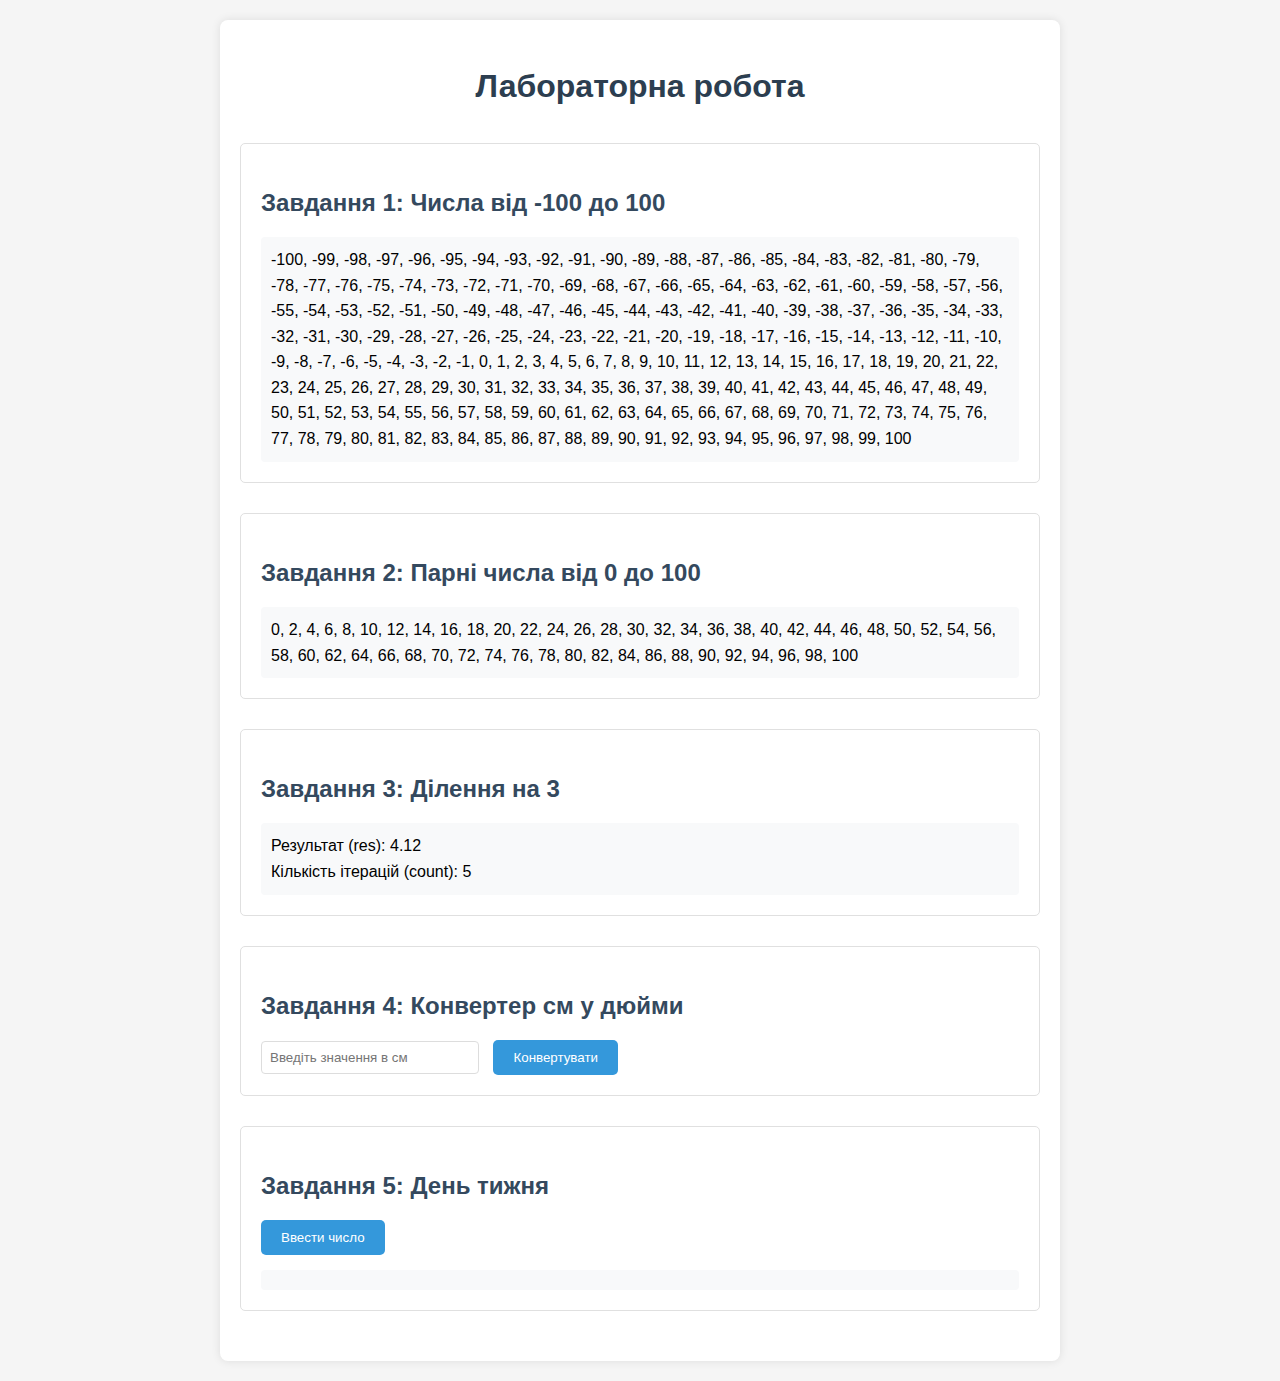
<file: TkachenkoLab15/index.html>
<!DOCTYPE html>
<html lang="uk">
  <head>
    <meta charset="UTF-8" />
    <meta name="viewport" content="width=device-width, initial-scale=1.0" />
    <title>Лабораторна робота</title>
    <link rel="stylesheet" href="styles.css" />
  </head>
  <body>
    <div class="container">
      <h1>Лабораторна робота</h1>

      <section id="task1">
        <h2>Завдання 1: Числа від -100 до 100</h2>
        <div id="result1"></div>
      </section>

      <section id="task2">
        <h2>Завдання 2: Парні числа від 0 до 100</h2>
        <div id="result2"></div>
      </section>

      <section id="task3">
        <h2>Завдання 3: Ділення на 3</h2>
        <div id="result3"></div>
      </section>

      <section id="task4">
        <h2>Завдання 4: Конвертер см у дюйми</h2>
        <input
          type="number"
          id="centimeters"
          placeholder="Введіть значення в см"
        />
        <button onclick="convertToInches()">Конвертувати</button>
      </section>

      <section id="task5">
        <h2>Завдання 5: День тижня</h2>
        <button onclick="getDayOfWeek()">Ввести число</button>
        <div id="result5"></div>
      </section>
    </div>
    <script src="script.js"></script>
  </body>
</html>
</file>
<file: TkachenkoLab15/styles.css>
body {
  font-family: "Arial", sans-serif;
  line-height: 1.6;
  margin: 0;
  padding: 20px;
  background-color: #f5f5f5;
}

.container {
  max-width: 800px;
  margin: 0 auto;
  background-color: white;
  padding: 20px;
  border-radius: 8px;
  box-shadow: 0 0 10px rgba(0, 0, 0, 0.1);
}

h1 {
  color: #2c3e50;
  text-align: center;
  margin-bottom: 30px;
}

section {
  margin-bottom: 30px;
  padding: 20px;
  border: 1px solid #e0e0e0;
  border-radius: 5px;
}

h2 {
  color: #34495e;
  margin-bottom: 15px;
}

button {
  background-color: #3498db;
  color: white;
  border: none;
  padding: 10px 20px;
  border-radius: 5px;
  cursor: pointer;
  transition: background-color 0.3s;
}

button:hover {
  background-color: #2980b9;
}

input[type="number"] {
  padding: 8px;
  margin-right: 10px;
  border: 1px solid #ddd;
  border-radius: 4px;
  width: 200px;
}

#result1,
#result2,
#result3,
#result5 {
  margin-top: 15px;
  padding: 10px;
  background-color: #f8f9fa;
  border-radius: 4px;
}
</file>
